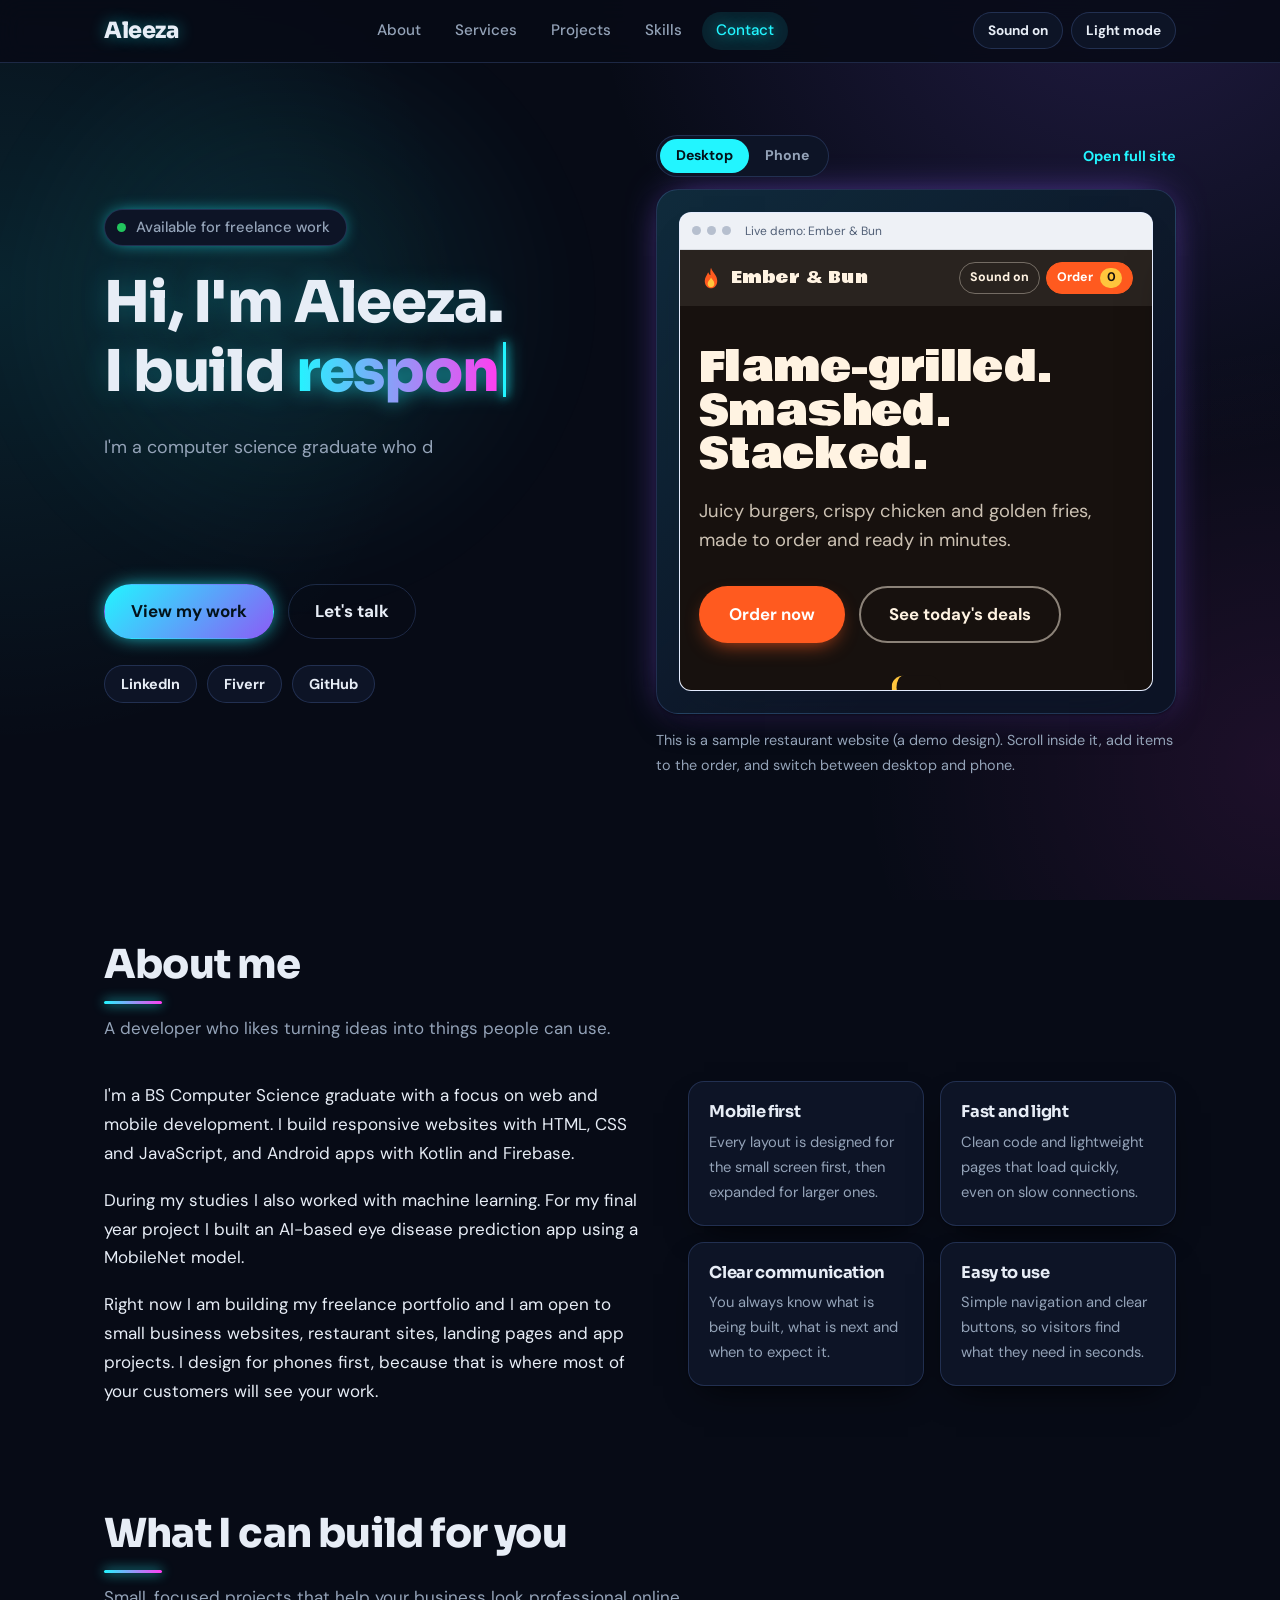
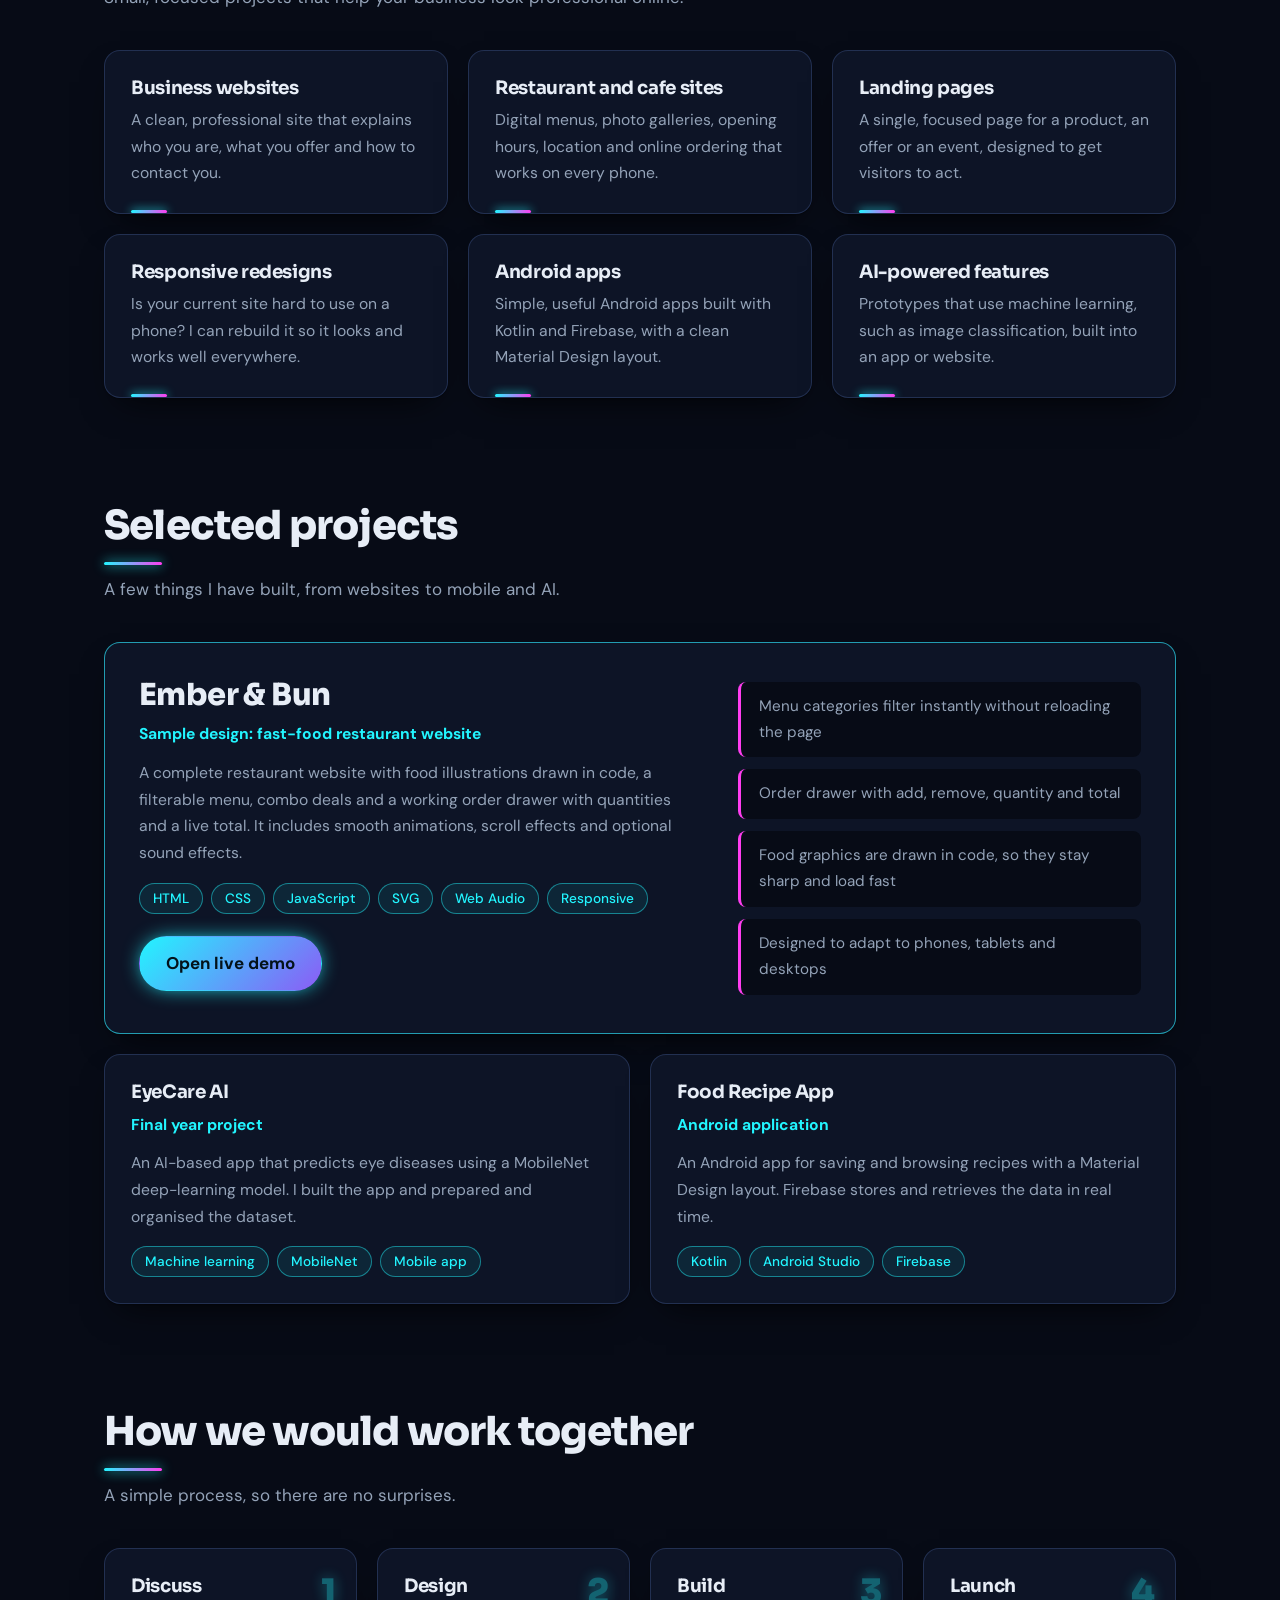
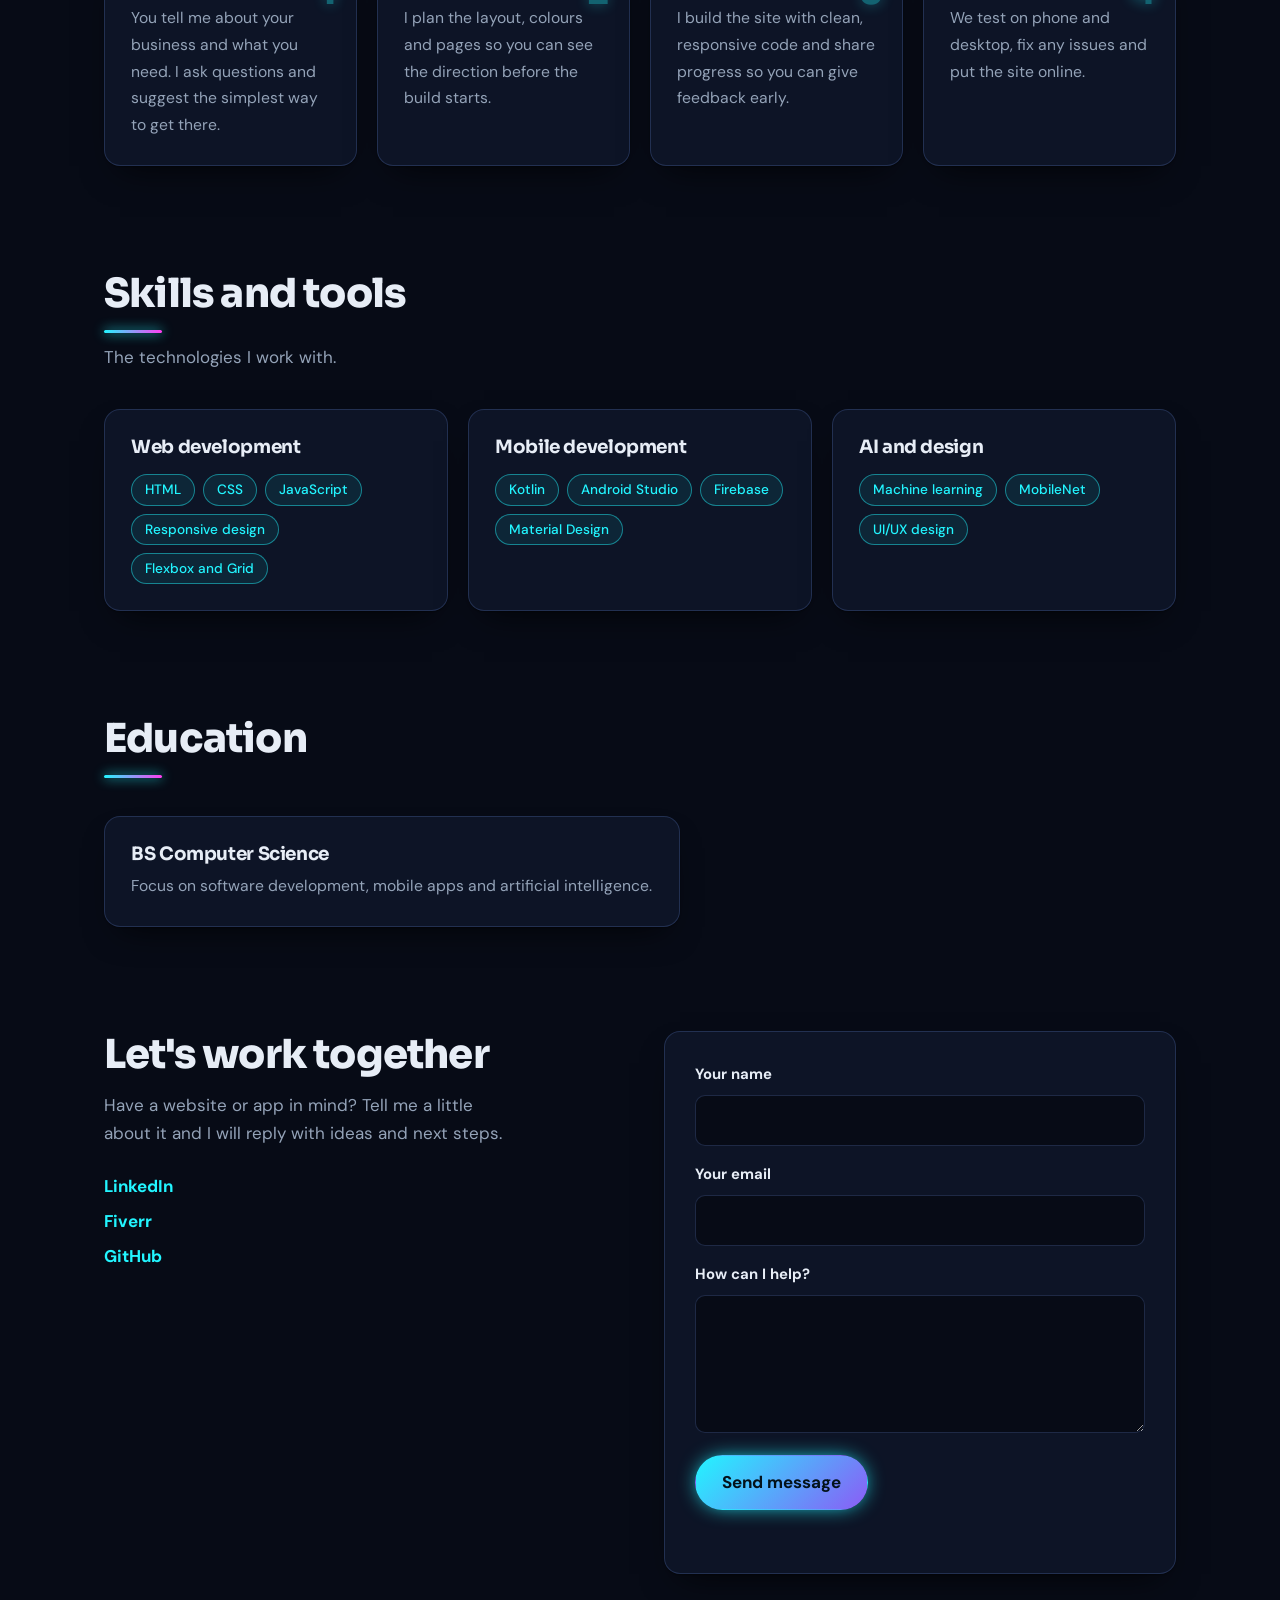
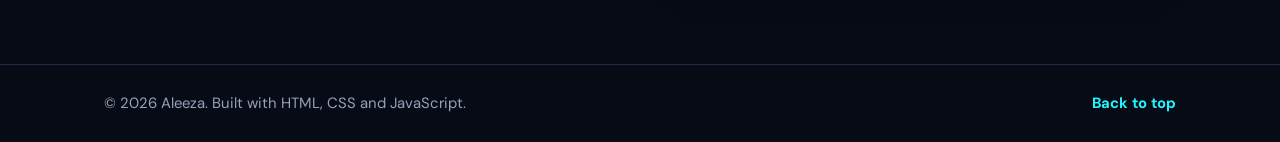
<file: index.html>
<!DOCTYPE html>
<html lang="en">
<head>
  <meta charset="UTF-8">
  <meta name="viewport" content="width=device-width, initial-scale=1.0">
  <title>Aleeza | Web &amp; Mobile Developer</title>
  <meta name="description" content="Aleeza is a computer science graduate who builds responsive websites, Android apps and AI-powered projects. Available for freelance work.">

  <link rel="preconnect" href="https://fonts.googleapis.com">
  <link rel="preconnect" href="https://fonts.gstatic.com" crossorigin>
  <link href="https://fonts.googleapis.com/css2?family=DM+Sans:wght@400;500;700&family=Sora:wght@600;700;800&display=swap" rel="stylesheet">
  <link rel="stylesheet" href="style.css">
</head>
<body>
  <div class="progress" id="progress" aria-hidden="true"></div>

  <header class="site-header">
    <div class="wrap header-inner">
      <a class="brand" href="#top">Aleeza</a>
      <nav aria-label="Main" id="mainNav">
        <a href="#about">About</a>
        <a href="#services">Services</a>
        <a href="#projects">Projects</a>
        <a href="#skills">Skills</a>
        <a href="#contact">Contact</a>
      </nav>
      <div class="header-tools">
        <button id="soundBtn" class="tool-btn" type="button" aria-pressed="true">Sound on</button>
        <button id="themeBtn" class="tool-btn" type="button" data-sound="none">Dark mode</button>
      </div>
    </div>
  </header>

  <main id="top">

    <!-- HERO -->
    <section class="hero wrap">
      <div class="hero-text">
        <p class="status"><span class="pulse" aria-hidden="true"></span>Available for freelance work</p>
        <h1 aria-label="Hi, I'm Aleeza. I build websites, apps and AI projects."><span class="write" id="line1">Hi, I'm Aleeza.</span><br><span class="write" id="line2">I build </span><span class="typed" id="typed" aria-hidden="true"></span><span class="caret" aria-hidden="true"></span></h1>
        <p class="lead write" id="lead">
          I'm a computer science graduate who designs and develops responsive websites,
          Android apps and AI-powered projects. I care about clean design, fast pages and
          products that are easy to use.
        </p>
        <div class="hero-actions">
          <a class="btn btn-primary" href="#projects">View my work</a>
          <a class="btn btn-ghost" href="#contact">Let's talk</a>
        </div>
        <ul class="socials" aria-label="My profiles">
          <li><a class="social" data-link="linkedin" href="#" target="_blank" rel="noopener noreferrer">LinkedIn</a></li>
          <li><a class="social" data-link="fiverr" href="#" target="_blank" rel="noopener noreferrer">Fiverr</a></li>
          <li><a class="social" data-link="upwork" href="#" target="_blank" rel="noopener noreferrer">Upwork</a></li>
          <li><a class="social" data-link="github" href="#" target="_blank" rel="noopener noreferrer">GitHub</a></li>
        </ul>
      </div>

      <div class="hero-demo">
        <div class="demo-top">
          <div class="demo-controls" role="group" aria-label="Preview size">
            <button type="button" class="seg" data-sound="none" data-size="desktop" aria-pressed="true">Desktop</button>
            <button type="button" class="seg" data-sound="none" data-size="phone" aria-pressed="false">Phone</button>
          </div>
          <a class="demo-open" href="ember-and-bun/index.html" target="_blank" rel="noopener">Open full site</a>
        </div>

        <div class="stage">
          <div class="frame" id="frame" data-size="desktop">
            <div class="frame-bar" aria-hidden="true">
              <span class="dot"></span><span class="dot"></span><span class="dot"></span>
              <span class="url">Live demo: Ember &amp; Bun</span>
            </div>
            <iframe src="ember-and-bun/index.html" title="Ember and Bun restaurant website demo" loading="lazy"></iframe>
          </div>
        </div>
        <p class="demo-caption">
          This is a sample restaurant website (a demo design). Scroll inside it,
          add items to the order, and switch between desktop and phone.
        </p>
      </div>
    </section>

    <!-- ABOUT -->
    <section id="about" class="block wrap">
      <div class="block-head reveal">
        <h2>About me</h2>
        <p>A developer who likes turning ideas into things people can use.</p>
      </div>

      <div class="about-grid">
        <div class="about-text reveal">
          <p>
            I'm a BS Computer Science graduate with a focus on web and mobile development.
            I build responsive websites with HTML, CSS and JavaScript, and Android apps with
            Kotlin and Firebase.
          </p>
          <p>
            During my studies I also worked with machine learning. For my final year project
            I built an AI-based eye disease prediction app using a MobileNet model.
          </p>
          <p>
            Right now I am building my freelance portfolio and I am open to small business
            websites, restaurant sites, landing pages and app projects. I design for phones
            first, because that is where most of your customers will see your work.
          </p>
        </div>

        <ul class="principles reveal">
          <li class="card">
            <h3>Mobile first</h3>
            <p>Every layout is designed for the small screen first, then expanded for larger ones.</p>
          </li>
          <li class="card">
            <h3>Fast and light</h3>
            <p>Clean code and lightweight pages that load quickly, even on slow connections.</p>
          </li>
          <li class="card">
            <h3>Clear communication</h3>
            <p>You always know what is being built, what is next and when to expect it.</p>
          </li>
          <li class="card">
            <h3>Easy to use</h3>
            <p>Simple navigation and clear buttons, so visitors find what they need in seconds.</p>
          </li>
        </ul>
      </div>
    </section>

    <!-- SERVICES -->
    <section id="services" class="block wrap">
      <div class="block-head reveal">
        <h2>What I can build for you</h2>
        <p>Small, focused projects that help your business look professional online.</p>
      </div>

      <div class="grid-3">
        <article class="card service reveal">
          <h3>Business websites</h3>
          <p>A clean, professional site that explains who you are, what you offer and how to contact you.</p>
        </article>
        <article class="card service reveal">
          <h3>Restaurant and cafe sites</h3>
          <p>Digital menus, photo galleries, opening hours, location and online ordering that works on every phone.</p>
        </article>
        <article class="card service reveal">
          <h3>Landing pages</h3>
          <p>A single, focused page for a product, an offer or an event, designed to get visitors to act.</p>
        </article>
        <article class="card service reveal">
          <h3>Responsive redesigns</h3>
          <p>Is your current site hard to use on a phone? I can rebuild it so it looks and works well everywhere.</p>
        </article>
        <article class="card service reveal">
          <h3>Android apps</h3>
          <p>Simple, useful Android apps built with Kotlin and Firebase, with a clean Material Design layout.</p>
        </article>
        <article class="card service reveal">
          <h3>AI-powered features</h3>
          <p>Prototypes that use machine learning, such as image classification, built into an app or website.</p>
        </article>
      </div>
    </section>

    <!-- PROJECTS -->
    <section id="projects" class="block wrap">
      <div class="block-head reveal">
        <h2>Selected projects</h2>
        <p>A few things I have built, from websites to mobile and AI.</p>
      </div>

      <div class="projects">
        <article class="card project project-featured reveal">
          <div class="project-body">
            <h3>Ember &amp; Bun</h3>
            <p class="project-sub">Sample design: fast-food restaurant website</p>
            <p>
              A complete restaurant website with food illustrations drawn in code, a filterable
              menu, combo deals and a working order drawer with quantities and a live total.
              It includes smooth animations, scroll effects and optional sound effects.
            </p>
            <ul class="tags">
              <li>HTML</li><li>CSS</li><li>JavaScript</li><li>SVG</li><li>Web Audio</li><li>Responsive</li>
            </ul>
            <a class="btn btn-primary" href="ember-and-bun/index.html" target="_blank" rel="noopener">Open live demo</a>
          </div>
          <ul class="project-points">
            <li>Menu categories filter instantly without reloading the page</li>
            <li>Order drawer with add, remove, quantity and total</li>
            <li>Food graphics are drawn in code, so they stay sharp and load fast</li>
            <li>Designed to adapt to phones, tablets and desktops</li>
          </ul>
        </article>

        <article class="card project reveal">
          <h3>EyeCare AI</h3>
          <p class="project-sub">Final year project</p>
          <p>
            An AI-based app that predicts eye diseases using a MobileNet deep-learning model.
            I built the app and prepared and organised the dataset.
          </p>
          <ul class="tags">
            <li>Machine learning</li><li>MobileNet</li><li>Mobile app</li>
          </ul>
        </article>

        <article class="card project reveal">
          <h3>Food Recipe App</h3>
          <p class="project-sub">Android application</p>
          <p>
            An Android app for saving and browsing recipes with a Material Design layout.
            Firebase stores and retrieves the data in real time.
          </p>
          <ul class="tags">
            <li>Kotlin</li><li>Android Studio</li><li>Firebase</li>
          </ul>
        </article>
      </div>
    </section>

    <!-- PROCESS -->
    <section id="process" class="block wrap">
      <div class="block-head reveal">
        <h2>How we would work together</h2>
        <p>A simple process, so there are no surprises.</p>
      </div>

      <ol class="steps">
        <li class="card reveal">
          <h3>Discuss</h3>
          <p>You tell me about your business and what you need. I ask questions and suggest the simplest way to get there.</p>
        </li>
        <li class="card reveal">
          <h3>Design</h3>
          <p>I plan the layout, colours and pages so you can see the direction before the build starts.</p>
        </li>
        <li class="card reveal">
          <h3>Build</h3>
          <p>I build the site with clean, responsive code and share progress so you can give feedback early.</p>
        </li>
        <li class="card reveal">
          <h3>Launch</h3>
          <p>We test on phone and desktop, fix any issues and put the site online.</p>
        </li>
      </ol>
    </section>

    <!-- SKILLS -->
    <section id="skills" class="block wrap">
      <div class="block-head reveal">
        <h2>Skills and tools</h2>
        <p>The technologies I work with.</p>
      </div>

      <div class="skill-groups">
        <div class="card reveal">
          <h3>Web development</h3>
          <ul class="chips">
            <li>HTML</li><li>CSS</li><li>JavaScript</li><li>Responsive design</li><li>Flexbox and Grid</li>
          </ul>
        </div>
        <div class="card reveal">
          <h3>Mobile development</h3>
          <ul class="chips">
            <li>Kotlin</li><li>Android Studio</li><li>Firebase</li><li>Material Design</li>
          </ul>
        </div>
        <div class="card reveal">
          <h3>AI and design</h3>
          <ul class="chips">
            <li>Machine learning</li><li>MobileNet</li><li>UI/UX design</li>
          </ul>
        </div>
      </div>
    </section>

    <!-- EDUCATION -->
    <section id="education" class="block wrap">
      <div class="block-head reveal">
        <h2>Education</h2>
      </div>
      <div class="card education reveal">
        <h3>BS Computer Science</h3>
        <!-- Optional: add your university name here if you want it public -->
        <p>Focus on software development, mobile apps and artificial intelligence.</p>
      </div>
    </section>

    <!-- CONTACT -->
    <section id="contact" class="block wrap">
      <div class="contact-grid">
        <div class="reveal">
          <h2>Let's work together</h2>
          <p class="contact-copy">
            Have a website or app in mind? Tell me a little about it and I will reply
            with ideas and next steps.
          </p>
          <!-- Your email and profile links are set in one place: the LINKS list at the top of script.js -->
          <ul class="contact-links">
            <li><a data-link="email" href="#">Email me</a></li>
            <li><a data-link="linkedin" href="#" target="_blank" rel="noopener noreferrer">LinkedIn</a></li>
            <li><a data-link="fiverr" href="#" target="_blank" rel="noopener noreferrer">Fiverr</a></li>
            <li><a data-link="upwork" href="#" target="_blank" rel="noopener noreferrer">Upwork</a></li>
            <li><a data-link="github" href="#" target="_blank" rel="noopener noreferrer">GitHub</a></li>
          </ul>
        </div>

        <form id="contactForm" class="card reveal" novalidate>
          <label for="name">Your name</label>
          <input type="text" id="name" autocomplete="name">

          <label for="email">Your email</label>
          <input type="email" id="email" autocomplete="email">

          <label for="message">How can I help?</label>
          <textarea id="message" rows="4"></textarea>

          <button type="submit" class="btn btn-primary" data-sound="none">Send message</button>
          <p id="formMsg" role="status" aria-live="polite"></p>
        </form>
      </div>
    </section>

  </main>

  <footer class="site-footer">
    <div class="wrap footer-inner">
      <span>&copy; 2026 Aleeza. Built with HTML, CSS and JavaScript.</span>
      <a href="#top">Back to top</a>
    </div>
  </footer>

  <script src="sound.js"></script>
  <script src="script.js"></script>
</body>
</html>
</file>
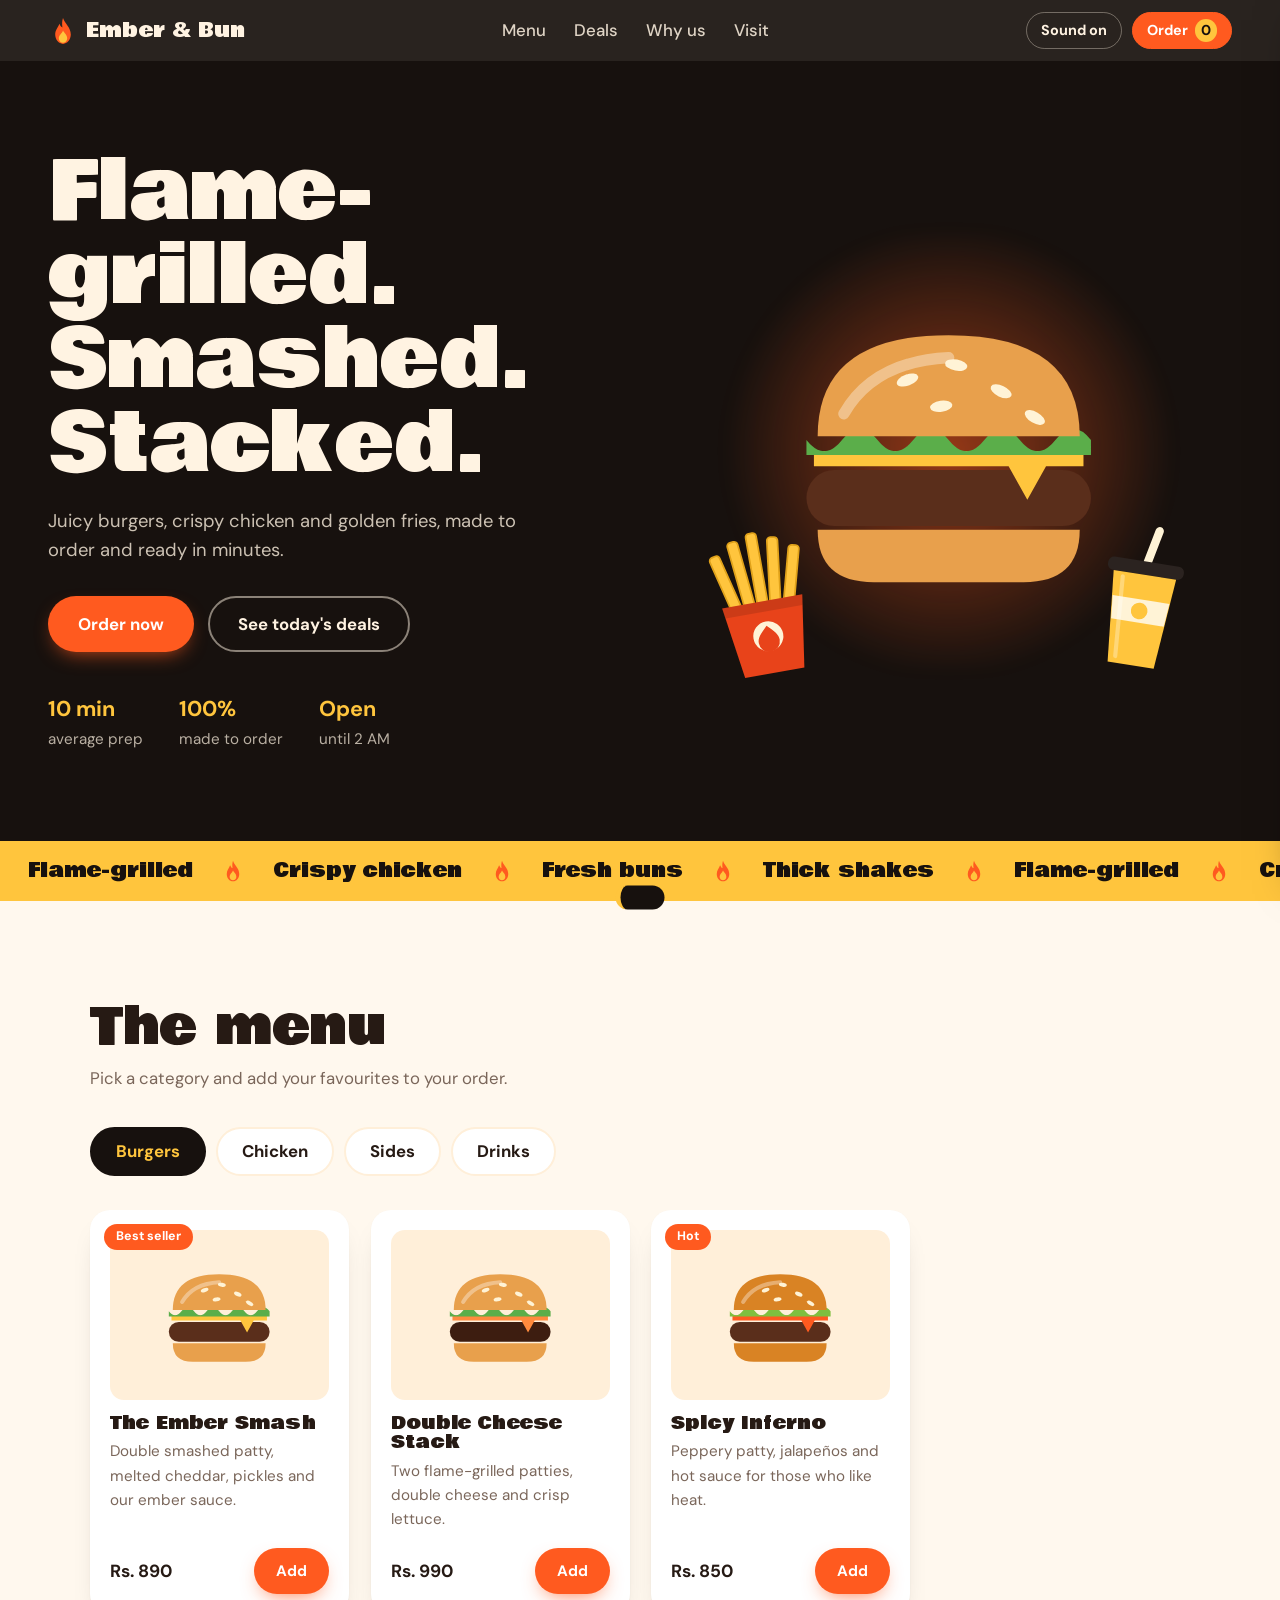
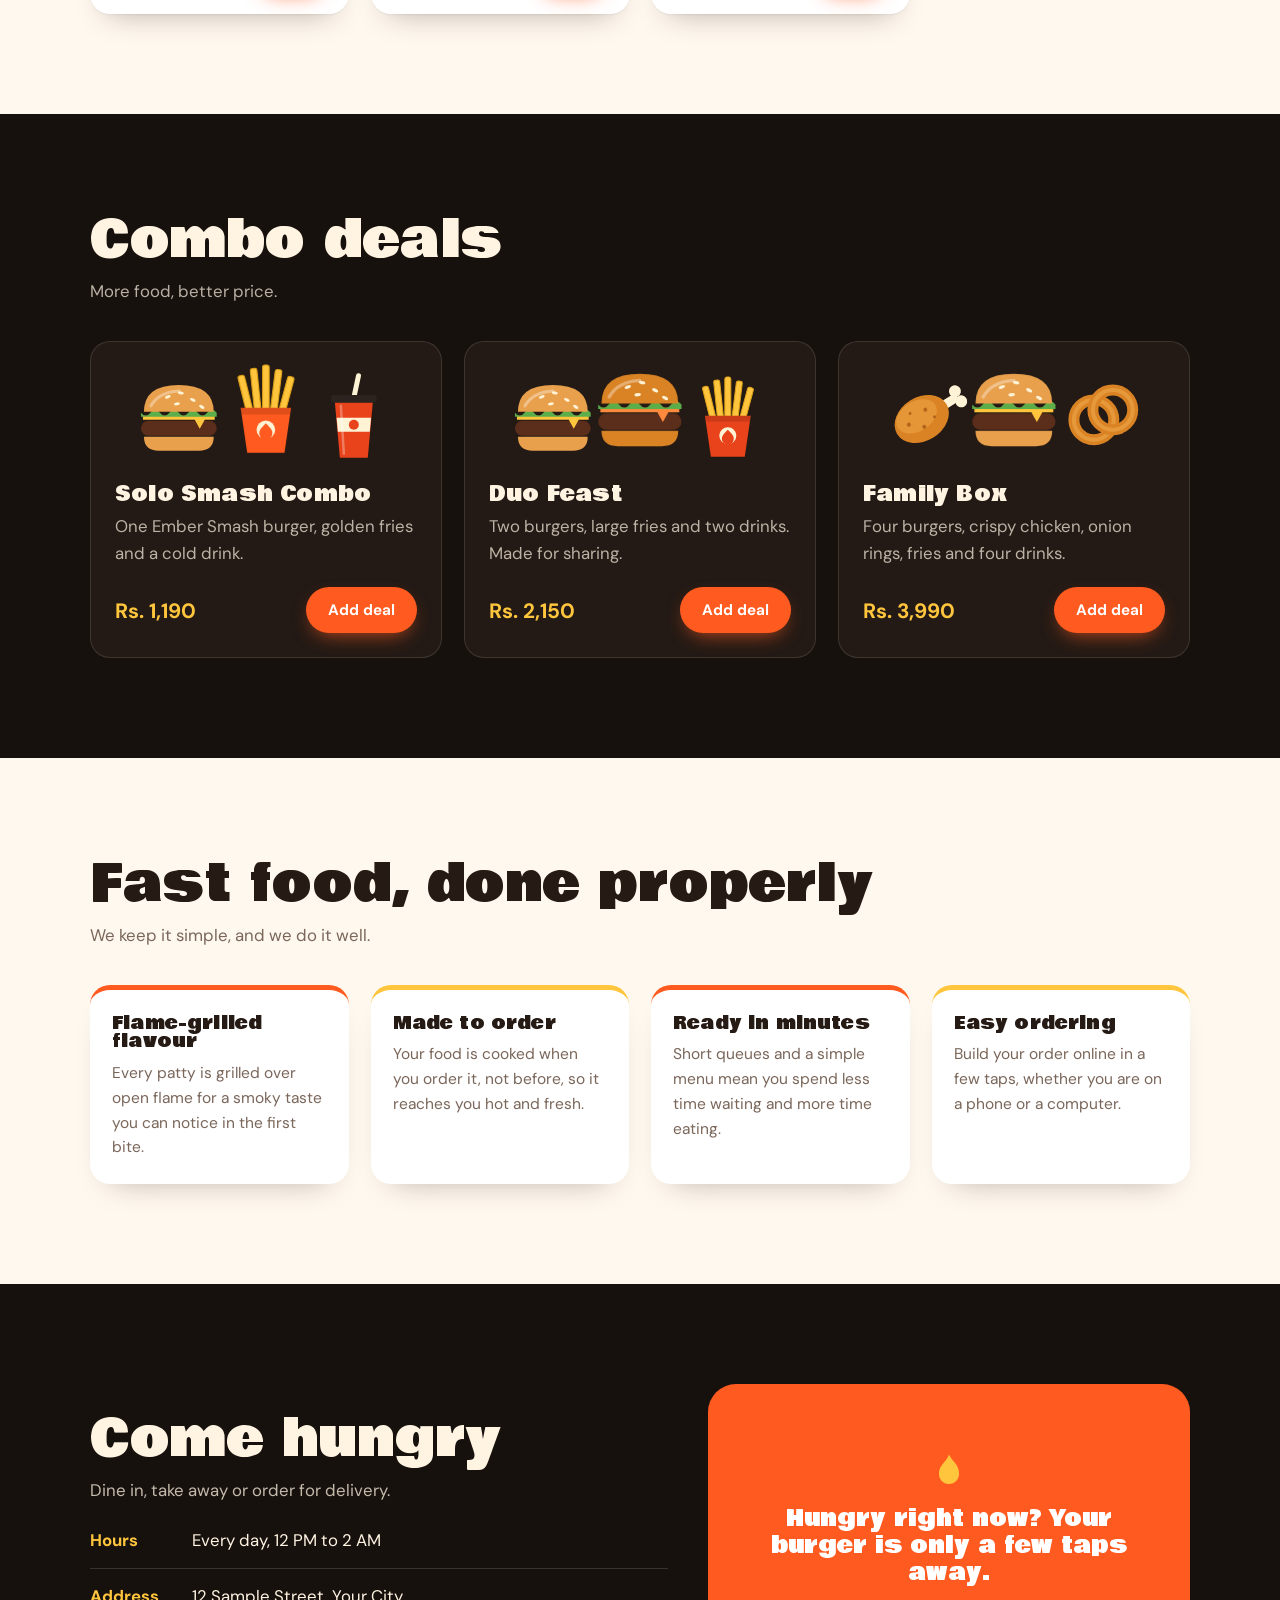
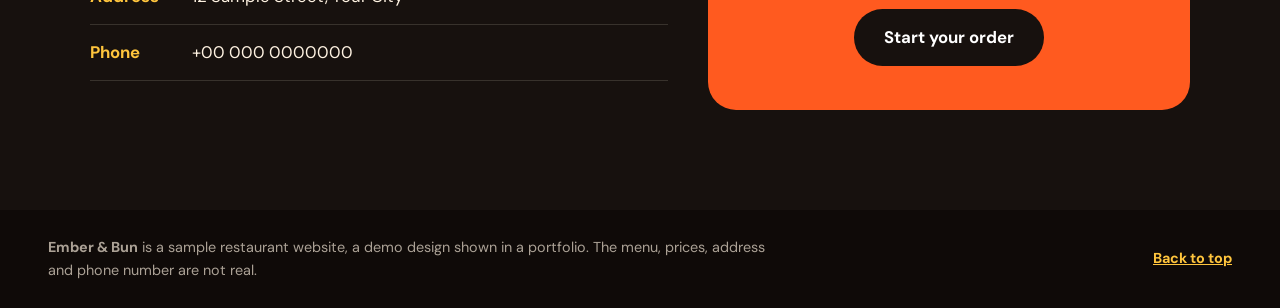
<file: ember-and-bun/index.html>
<!DOCTYPE html>
<html lang="en">
<head>
  <meta charset="UTF-8">
  <meta name="viewport" content="width=device-width, initial-scale=1.0">
  <title>Ember &amp; Bun | Flame-grilled burgers, fast</title>
  <meta name="description" content="Ember & Bun is a sample fast-food restaurant website: flame-grilled burgers, crispy chicken, fries and shakes.">

  <link rel="preconnect" href="https://fonts.googleapis.com">
  <link rel="preconnect" href="https://fonts.gstatic.com" crossorigin>
  <link href="https://fonts.googleapis.com/css2?family=Bowlby+One&family=DM+Sans:wght@400;500;700&display=swap" rel="stylesheet">
  <link rel="stylesheet" href="style.css">
</head>
<body>

  <!-- Food illustrations. They are drawn once here and reused everywhere with <use>.
       Colors come from CSS variables, so one drawing can have many versions. -->
  <svg width="0" height="0" style="position:absolute" aria-hidden="true" focusable="false">
    <defs>
      <symbol id="burger" viewBox="0 0 200 200">
        <path d="M30 142H170Q170 170 140 170H60Q30 170 30 142Z" fill="var(--bun,#E8A04C)"/>
        <rect x="24" y="110" width="152" height="30" rx="15" fill="var(--patty,#5A2E1B)"/>
        <path d="M28 100H172V108H152L142 126L132 108H28Z" fill="var(--cheese,#FFC53D)"/>
        <path d="M24 94q9.500 12 19 0t19 0 19 0 19 0 19 0 19 0 19 0 19 0v8H24Z" fill="var(--leaf,#5BAE4A)"/>
        <path d="M30 92Q30 38 100 38Q170 38 170 92Z" fill="var(--bun,#E8A04C)"/>
        <path d="M44 80Q60 52 100 50" stroke="#fff" stroke-opacity=".35" stroke-width="6" stroke-linecap="round" fill="none"/>
        <g fill="#FFF3D6">
          <ellipse cx="78" cy="62" rx="6" ry="3" transform="rotate(-20 78 62)"/>
          <ellipse cx="104" cy="54" rx="6" ry="3" transform="rotate(10 104 54)"/>
          <ellipse cx="128" cy="68" rx="6" ry="3" transform="rotate(25 128 68)"/>
          <ellipse cx="96" cy="76" rx="6" ry="3" transform="rotate(-8 96 76)"/>
          <ellipse cx="146" cy="82" rx="6" ry="3" transform="rotate(30 146 82)"/>
        </g>
      </symbol>

      <symbol id="fries" viewBox="0 0 200 200">
        <g fill="var(--fry,#FFC53D)" stroke="#E0A21A" stroke-width="2">
          <rect x="58" y="40" width="12" height="80" rx="4" transform="rotate(-14 64 80)"/>
          <rect x="76" y="28" width="12" height="90" rx="4" transform="rotate(-6 82 73)"/>
          <rect x="94" y="22" width="12" height="96" rx="4"/>
          <rect x="112" y="30" width="12" height="90" rx="4" transform="rotate(7 118 75)"/>
          <rect x="130" y="42" width="12" height="80" rx="4" transform="rotate(15 136 82)"/>
        </g>
        <path d="M54 100L66 182H134L146 100Z" fill="var(--box,#E8431A)"/>
        <path d="M54 100H146L144 112H56Z" fill="#000" fill-opacity=".12"/>
        <circle cx="100" cy="140" r="17" fill="#FFF3D6"/>
        <path d="M100 128c8 8 12 12 12 18a12 12 0 0 1-24 0c0-6 4-10 12-18Z" fill="var(--box,#E8431A)"/>
      </symbol>

      <symbol id="cup" viewBox="0 0 200 200">
        <rect x="100" y="14" width="10" height="52" rx="5" transform="rotate(12 105 40)" fill="#FFF3D6"/>
        <rect x="54" y="58" width="92" height="16" rx="7" fill="var(--lid,#2B2320)"/>
        <path d="M62 74L72 184H128L138 74Z" fill="var(--drink,#E8431A)"/>
        <path d="M65.500 104L68 132H132L134.500 104Z" fill="#FFF3D6"/>
        <circle cx="100" cy="118" r="10" fill="var(--drink,#E8431A)"/>
        <path d="M74 80L80 176" stroke="#fff" stroke-opacity=".3" stroke-width="5" stroke-linecap="round"/>
      </symbol>

      <symbol id="shake" viewBox="0 0 200 200">
        <rect x="102" y="10" width="9" height="62" rx="4.500" transform="rotate(10 106 40)" fill="#FFF3D6"/>
        <path d="M60 78L72 184H128L140 78Z" fill="var(--shake,#6B3A22)" />
        <path d="M60 78H140L138 96H62Z" fill="#fff" fill-opacity=".18"/>
        <g fill="#FFF8EA">
          <circle cx="76" cy="70" r="16"/><circle cx="100" cy="62" r="20"/><circle cx="124" cy="70" r="16"/>
        </g>
        <circle cx="100" cy="38" r="9" fill="#D7263D"/>
        <path d="M72 100L78 172" stroke="#fff" stroke-opacity=".3" stroke-width="5" stroke-linecap="round"/>
      </symbol>

      <symbol id="chicken" viewBox="0 0 200 200">
        <g transform="rotate(-32 100 100)">
          <rect x="124" y="91" width="48" height="18" rx="9" fill="#FFF3D6"/>
          <circle cx="174" cy="88" r="12" fill="#FFF3D6"/>
          <circle cx="174" cy="112" r="12" fill="#FFF3D6"/>
          <ellipse cx="88" cy="100" rx="58" ry="44" fill="var(--crisp,#D98324)"/>
          <ellipse cx="82" cy="90" rx="44" ry="30" fill="#F0A84A" fill-opacity=".55"/>
          <g fill="#B2641A">
            <circle cx="60" cy="96" r="4"/><circle cx="84" cy="116" r="4"/>
            <circle cx="104" cy="88" r="4"/><circle cx="74" cy="78" r="3"/>
            <circle cx="112" cy="110" r="3"/>
          </g>
        </g>
      </symbol>

      <symbol id="rings" viewBox="0 0 200 200">
        <circle cx="84" cy="108" r="40" fill="none" stroke="var(--ring,#D98324)" stroke-width="22"/>
        <circle cx="84" cy="108" r="40" fill="none" stroke="#F0A84A" stroke-opacity=".6" stroke-width="8"/>
        <circle cx="122" cy="88" r="40" fill="none" stroke="var(--ring,#D98324)" stroke-width="22"/>
        <circle cx="122" cy="88" r="40" fill="none" stroke="#F0A84A" stroke-opacity=".6" stroke-width="8"/>
      </symbol>

      <symbol id="flame" viewBox="0 0 200 200">
        <path d="M100 14C112 52 152 76 152 124C152 158 128 186 100 186C72 186 48 158 48 124C48 94 66 78 76 52C84 70 90 74 96 76C94 56 92 38 100 14Z" fill="#FF5A1F"/>
        <path d="M100 96C108 114 128 124 128 148C128 166 116 178 100 178C84 178 72 166 72 148C72 126 92 118 100 96Z" fill="#FFC53D"/>
      </symbol>
    </defs>
  </svg>

  <header class="nav" id="top">
    <a class="logo" href="#top" aria-label="Ember and Bun home">
      <svg class="logo-flame" aria-hidden="true"><use href="#flame"/></svg>
      <span>Ember &amp; Bun</span>
    </a>
    <nav class="nav-links" aria-label="Main">
      <a href="#menu">Menu</a>
      <a href="#deals">Deals</a>
      <a href="#why">Why us</a>
      <a href="#visit">Visit</a>
    </nav>
    <div class="nav-actions">
      <button class="icon-btn" id="soundBtn" type="button" data-sound="none" aria-pressed="true">Sound on</button>
      <button class="icon-btn cart-btn" id="cartBtn" type="button" data-sound="none" aria-label="Open your order">
        Order <span class="count" id="cartCount">0</span>
      </button>
    </div>
  </header>

  <main>

    <!-- HERO -->
    <section class="hero">
      <div class="hero-copy">
        <h1>Flame-grilled. Smashed. Stacked.</h1>
        <p>Juicy burgers, crispy chicken and golden fries, made to order and ready in minutes.</p>
        <div class="hero-cta">
          <a class="btn btn-fire" href="#menu">Order now</a>
          <a class="btn btn-line" href="#deals">See today's deals</a>
        </div>
        <ul class="hero-facts">
          <li><strong>10 min</strong> average prep</li>
          <li><strong>100%</strong> made to order</li>
          <li><strong>Open</strong> until 2 AM</li>
        </ul>
      </div>

      <div class="hero-art" aria-hidden="true">
        <div class="glow"></div>
        <svg class="art art-burger" id="heroBurger"><use href="#burger"/></svg>
        <svg class="art art-fries"><use href="#fries"/></svg>
        <svg class="art art-cup"><use href="#cup"/></svg>
        <span class="spark s1"></span><span class="spark s2"></span><span class="spark s3"></span>
        <span class="spark s4"></span><span class="spark s5"></span>
      </div>
    </section>

    <!-- SCROLLING STRIP -->
    <div class="strip" aria-hidden="true">
      <div class="strip-track">
        <span>Flame-grilled</span><svg><use href="#flame"/></svg>
        <span>Crispy chicken</span><svg><use href="#flame"/></svg>
        <span>Fresh buns</span><svg><use href="#flame"/></svg>
        <span>Thick shakes</span><svg><use href="#flame"/></svg>
        <span>Flame-grilled</span><svg><use href="#flame"/></svg>
        <span>Crispy chicken</span><svg><use href="#flame"/></svg>
        <span>Fresh buns</span><svg><use href="#flame"/></svg>
        <span>Thick shakes</span><svg><use href="#flame"/></svg>
      </div>
    </div>

    <!-- MENU -->
    <section class="section" id="menu">
      <div class="section-head reveal">
        <h2>The menu</h2>
        <p>Pick a category and add your favourites to your order.</p>
      </div>

      <div class="tabs reveal" role="tablist" aria-label="Menu categories" id="tabs">
        <button class="tab is-active" role="tab" aria-selected="true" data-cat="burgers" data-sound="none">Burgers</button>
        <button class="tab" role="tab" aria-selected="false" data-cat="chicken" data-sound="none">Chicken</button>
        <button class="tab" role="tab" aria-selected="false" data-cat="sides" data-sound="none">Sides</button>
        <button class="tab" role="tab" aria-selected="false" data-cat="drinks" data-sound="none">Drinks</button>
      </div>

      <div class="menu-grid" id="menuGrid"></div>
    </section>

    <!-- DEALS -->
    <section class="section section-dark" id="deals">
      <div class="section-head reveal">
        <h2>Combo deals</h2>
        <p>More food, better price.</p>
      </div>

      <div class="deals">
        <article class="deal reveal">
          <div class="deal-art">
            <svg><use href="#burger"/></svg>
            <svg><use href="#fries" style="--box:#FF5A1F"/></svg>
            <svg><use href="#cup"/></svg>
          </div>
          <h3>Solo Smash Combo</h3>
          <p>One Ember Smash burger, golden fries and a cold drink.</p>
          <div class="deal-foot">
            <span class="price">Rs. 1,190</span>
            <button class="btn btn-fire btn-sm" data-deal="solo" data-sound="none">Add deal</button>
          </div>
        </article>

        <article class="deal reveal">
          <div class="deal-art">
            <svg><use href="#burger"/></svg>
            <svg><use href="#burger" style="--bun:#D98324; --cheese:#FF8A3D"/></svg>
            <svg><use href="#fries"/></svg>
          </div>
          <h3>Duo Feast</h3>
          <p>Two burgers, large fries and two drinks. Made for sharing.</p>
          <div class="deal-foot">
            <span class="price">Rs. 2,150</span>
            <button class="btn btn-fire btn-sm" data-deal="duo" data-sound="none">Add deal</button>
          </div>
        </article>

        <article class="deal reveal">
          <div class="deal-art">
            <svg><use href="#chicken"/></svg>
            <svg><use href="#burger"/></svg>
            <svg><use href="#rings"/></svg>
          </div>
          <h3>Family Box</h3>
          <p>Four burgers, crispy chicken, onion rings, fries and four drinks.</p>
          <div class="deal-foot">
            <span class="price">Rs. 3,990</span>
            <button class="btn btn-fire btn-sm" data-deal="family" data-sound="none">Add deal</button>
          </div>
        </article>
      </div>
    </section>

    <!-- WHY -->
    <section class="section" id="why">
      <div class="section-head reveal">
        <h2>Fast food, done properly</h2>
        <p>We keep it simple, and we do it well.</p>
      </div>

      <div class="why-grid">
        <div class="why reveal">
          <h3>Flame-grilled flavour</h3>
          <p>Every patty is grilled over open flame for a smoky taste you can notice in the first bite.</p>
        </div>
        <div class="why reveal">
          <h3>Made to order</h3>
          <p>Your food is cooked when you order it, not before, so it reaches you hot and fresh.</p>
        </div>
        <div class="why reveal">
          <h3>Ready in minutes</h3>
          <p>Short queues and a simple menu mean you spend less time waiting and more time eating.</p>
        </div>
        <div class="why reveal">
          <h3>Easy ordering</h3>
          <p>Build your order online in a few taps, whether you are on a phone or a computer.</p>
        </div>
      </div>
    </section>

    <!-- VISIT -->
    <section class="section section-dark" id="visit">
      <div class="visit">
        <div class="reveal">
          <h2>Come hungry</h2>
          <p class="visit-lead">Dine in, take away or order for delivery.</p>
          <ul class="visit-list">
            <li><strong>Hours</strong><span>Every day, 12 PM to 2 AM</span></li>
            <li><strong>Address</strong><span>12 Sample Street, Your City</span></li>
            <li><strong>Phone</strong><span>+00 000 0000000</span></li>
          </ul>
        </div>
        <div class="visit-card reveal">
          <svg aria-hidden="true"><use href="#flame"/></svg>
          <p>Hungry right now? Your burger is only a few taps away.</p>
          <a class="btn btn-fire" href="#menu">Start your order</a>
        </div>
      </div>
    </section>

  </main>

  <footer class="footer">
    <p><strong>Ember &amp; Bun</strong> is a sample restaurant website, a demo design shown in a portfolio.
       The menu, prices, address and phone number are not real.</p>
    <a href="#top">Back to top</a>
  </footer>

  <!-- ORDER DRAWER -->
  <div class="overlay" id="overlay" hidden></div>
  <aside class="drawer" id="drawer" aria-label="Your order" aria-hidden="true">
    <div class="drawer-head">
      <h2>Your order</h2>
      <button class="icon-btn" id="closeCart" type="button" data-sound="none">Close</button>
    </div>
    <ul class="cart-list" id="cartList"></ul>
    <p class="cart-empty" id="cartEmpty">Your order is empty. Add something tasty from the menu.</p>
    <div class="drawer-foot">
      <div class="total"><span>Total</span><strong id="cartTotal">Rs. 0</strong></div>
      <button class="btn btn-fire" id="checkoutBtn" type="button" data-sound="none">Place order</button>
      <button class="link-btn" id="clearCart" type="button" data-sound="none">Clear order</button>
    </div>
  </aside>

  <div class="toast" id="toast" role="status" aria-live="polite"></div>

  <script src="../sound.js"></script>
  <script src="script.js"></script>
</body>
</html>
</file>
<file: style.css>
/* ---------- Colors: change them here and the whole site updates ---------- */
:root {
  --bg: #f5f7fa;
  --surface: #ffffff;
  --ink: #0f172a;
  --muted: #526077;
  --line: rgba(15, 23, 42, 0.1);
  --brand: #0f766e;
  --brand-soft: rgba(15, 118, 110, 0.1);
  --on-brand: #ffffff;
  --gold: #c98a1b;
  --shadow: 0 1px 2px rgba(15, 23, 42, 0.05), 0 14px 32px -16px rgba(15, 23, 42, 0.22);
  --radius: 16px;
}

body.dark {
  --bg: #0a101d;
  --surface: #111a2b;
  --ink: #e7edf6;
  --muted: #94a3b8;
  --line: rgba(148, 163, 184, 0.18);
  --brand: #2dd4bf;
  --brand-soft: rgba(45, 212, 191, 0.12);
  --on-brand: #06201c;
  --gold: #f0b94d;
  --shadow: 0 1px 2px rgba(0, 0, 0, 0.3), 0 14px 32px -16px rgba(0, 0, 0, 0.6);
}

/* ---------- Base ---------- */
*, *::before, *::after { box-sizing: border-box; margin: 0; padding: 0; }

html { scroll-behavior: smooth; scroll-padding-top: 84px; }

body {
  font-family: "DM Sans", system-ui, -apple-system, "Segoe UI", Arial, sans-serif;
  font-size: 1.0625rem;
  line-height: 1.7;
  background: var(--bg);
  color: var(--ink);
  transition: background 0.35s, color 0.35s;
  overflow-x: hidden;
}

h1, h2, h3, .brand {
  font-family: "Sora", "DM Sans", system-ui, Arial, sans-serif;
  line-height: 1.2;
  letter-spacing: -0.02em;
}

ul, ol { list-style: none; }
a { color: inherit; }

:focus-visible { outline: 3px solid var(--brand); outline-offset: 3px; }

.wrap { max-width: 1120px; margin: 0 auto; padding: 0 24px; }

/* Scroll progress bar */
.progress {
  position: fixed;
  top: 0;
  left: 0;
  z-index: 30;
  width: 100%;
  height: 3px;
  background: var(--brand);
  transform: scaleX(0);
  transform-origin: left;
}

/* ---------- Header ---------- */
.site-header {
  position: sticky;
  top: 0;
  z-index: 20;
  background: color-mix(in srgb, var(--bg) 88%, transparent);
  backdrop-filter: blur(12px);
  border-bottom: 1px solid var(--line);
}

.header-inner {
  display: flex;
  align-items: center;
  justify-content: space-between;
  gap: 16px;
  padding-top: 12px;
  padding-bottom: 12px;
}

.brand { font-size: 1.4rem; font-weight: 800; text-decoration: none; }

#mainNav { display: flex; gap: 6px; }

#mainNav a {
  text-decoration: none;
  font-weight: 500;
  font-size: 0.95rem;
  color: var(--muted);
  padding: 6px 14px;
  border-radius: 999px;
  transition: background 0.2s, color 0.2s;
}
#mainNav a:hover { color: var(--ink); background: var(--brand-soft); }
#mainNav a.active { color: var(--brand); background: var(--brand-soft); }

.header-tools { display: flex; gap: 8px; }

.tool-btn {
  font: inherit;
  font-size: 0.85rem;
  font-weight: 700;
  color: var(--ink);
  background: var(--surface);
  border: 1px solid var(--line);
  border-radius: 999px;
  padding: 6px 14px;
  cursor: pointer;
  transition: border-color 0.2s, transform 0.15s;
}
.tool-btn:hover { border-color: var(--brand); transform: translateY(-1px); }

/* ---------- Buttons ---------- */
.btn {
  position: relative;
  overflow: hidden;
  display: inline-block;
  font: inherit;
  font-weight: 700;
  text-decoration: none;
  padding: 12px 26px;
  border-radius: 999px;
  border: 1.5px solid transparent;
  cursor: pointer;
  transition: transform 0.2s, box-shadow 0.2s, background 0.2s;
}
.btn:hover { transform: translateY(-3px); }
.btn:active { transform: translateY(0) scale(0.97); }

.btn-primary {
  background: var(--brand);
  color: var(--on-brand);
  box-shadow: 0 10px 22px -10px var(--brand);
}
.btn-primary:hover { box-shadow: 0 16px 28px -10px var(--brand); }

.btn-ghost { background: transparent; color: var(--ink); border-color: var(--line); }
.btn-ghost:hover { border-color: var(--brand); color: var(--brand); }

.ripple {
  position: absolute;
  border-radius: 50%;
  background: rgba(255, 255, 255, 0.4);
  transform: scale(0);
  animation: ripple 0.6s ease-out forwards;
  pointer-events: none;
}
@keyframes ripple { to { transform: scale(4); opacity: 0; } }

/* ---------- Cards (with a soft glow that follows the mouse) ---------- */
.card {
  position: relative;
  background: var(--surface);
  border: 1px solid var(--line);
  border-radius: var(--radius);
  padding: 26px;
  box-shadow: var(--shadow);
  overflow: hidden;
  transition: transform 0.3s, border-color 0.3s;
}

.card::before {
  content: "";
  position: absolute;
  inset: 0;
  background: radial-gradient(240px circle at var(--mx, 50%) var(--my, 0%), var(--brand-soft), transparent 70%);
  opacity: 0;
  transition: opacity 0.3s;
  pointer-events: none;
}

.card:hover { transform: translateY(-5px); border-color: color-mix(in srgb, var(--brand) 45%, var(--line)); }
.card:hover::before { opacity: 1; }
.card > * { position: relative; }

.card h3 { font-size: 1.15rem; margin-bottom: 8px; }
.card p { color: var(--muted); font-size: 0.98rem; }

/* ---------- Scroll reveal ---------- */
.js .reveal {
  opacity: 0;
  transform: translateY(28px);
  transition: opacity 0.7s ease, transform 0.7s cubic-bezier(0.2, 0.7, 0.2, 1);
}
.js .reveal.in { opacity: 1; transform: none; }

/* ---------- Hero ---------- */
.hero {
  position: relative;
  display: grid;
  grid-template-columns: 1fr 1.05fr;
  gap: 56px;
  align-items: center;
  padding-top: 72px;
  padding-bottom: 80px;
}

/* soft moving light behind the hero */
.hero::before {
  content: "";
  position: absolute;
  z-index: -1;
  top: -10%;
  left: -12%;
  width: 60%;
  height: 80%;
  background: radial-gradient(circle, var(--brand-soft), transparent 65%);
  filter: blur(30px);
}

.status {
  display: inline-flex;
  align-items: center;
  gap: 10px;
  font-size: 0.92rem;
  font-weight: 500;
  color: var(--muted);
  background: var(--surface);
  border: 1px solid var(--line);
  border-radius: 999px;
  padding: 5px 16px 5px 12px;
  margin-bottom: 22px;
}

.pulse {
  width: 9px;
  height: 9px;
  border-radius: 50%;
  background: #22c55e;
  box-shadow: 0 0 0 0 rgba(34, 197, 94, 0.6);
}

.hero h1 {
  font-size: clamp(2.2rem, 4.8vw, 3.6rem);
  font-weight: 800;
  min-height: 2.5em;
}

.typed { color: var(--brand); }

.caret {
  display: inline-block;
  width: 3px;
  height: 0.95em;
  margin-left: 4px;
  vertical-align: -0.1em;
  background: var(--brand);
}

.lead { margin-top: 20px; max-width: 34rem; color: var(--muted); font-size: 1.12rem; }

.hero-actions { display: flex; flex-wrap: wrap; gap: 14px; margin-top: 30px; }

@media (prefers-reduced-motion: no-preference) {
  .pulse { animation: pulse 2s infinite; }
  .caret { animation: blink 1s steps(1) infinite; }
  .hero-text > * { animation: rise 0.8s cubic-bezier(0.2, 0.7, 0.2, 1) both; }
  .hero-text > :nth-child(2) { animation-delay: 0.1s; }
  .hero-text > :nth-child(3) { animation-delay: 0.2s; }
  .hero-text > :nth-child(4) { animation-delay: 0.3s; }
  .hero-demo { animation: rise 0.9s 0.25s cubic-bezier(0.2, 0.7, 0.2, 1) both; }
}

@keyframes pulse { 70% { box-shadow: 0 0 0 9px rgba(34, 197, 94, 0); } 100% { box-shadow: 0 0 0 0 rgba(34, 197, 94, 0); } }
@keyframes blink { 50% { opacity: 0; } }
@keyframes rise  { from { opacity: 0; transform: translateY(24px); } to { opacity: 1; transform: none; } }

/* ---------- Hero demo ---------- */
.demo-top { display: flex; align-items: center; justify-content: space-between; gap: 12px; margin-bottom: 12px; }

.demo-controls {
  display: inline-flex;
  padding: 3px;
  background: var(--surface);
  border: 1px solid var(--line);
  border-radius: 999px;
}

.seg {
  font: inherit;
  font-size: 0.88rem;
  font-weight: 700;
  color: var(--muted);
  background: transparent;
  border: 0;
  border-radius: 999px;
  padding: 5px 16px;
  cursor: pointer;
  transition: background 0.2s, color 0.2s;
}
.seg[aria-pressed="true"] { background: var(--brand); color: var(--on-brand); }

.demo-open { font-size: 0.9rem; font-weight: 700; color: var(--brand); text-decoration: none; }
.demo-open:hover { text-decoration: underline; }

.stage {
  display: flex;
  justify-content: center;
  padding: 22px;
  background: linear-gradient(135deg, var(--brand-soft), transparent 70%), var(--surface);
  border: 1px solid var(--line);
  border-radius: 22px;
  box-shadow: var(--shadow);
}

.frame {
  width: 100%;
  background: #fff;
  border: 1px solid var(--line);
  border-radius: 12px;
  overflow: hidden;
  box-shadow: 0 20px 40px -24px rgba(15, 23, 42, 0.5);
  transition: width 0.55s cubic-bezier(0.3, 0.7, 0.2, 1);
}
.frame[data-size="phone"] { width: 320px; max-width: 100%; }

.frame-bar {
  display: flex;
  align-items: center;
  gap: 6px;
  padding: 8px 12px;
  background: #eef1f6;
  border-bottom: 1px solid rgba(15, 23, 42, 0.1);
}
.dot { width: 9px; height: 9px; border-radius: 50%; background: #b6bfce; }
.url { margin-left: 8px; font-size: 0.75rem; color: #526077; }

.frame iframe { display: block; width: 100%; height: 440px; border: 0; background: #fff; }

.demo-caption { margin-top: 14px; font-size: 0.9rem; color: var(--muted); }

/* ---------- Sections ---------- */
.block { padding-top: 84px; padding-bottom: 20px; }

.block-head { margin-bottom: 38px; max-width: 40rem; }
.block-head h2 { font-size: clamp(1.8rem, 3.6vw, 2.5rem); font-weight: 800; }
.block-head p { margin-top: 10px; color: var(--muted); }

/* About */
.about-grid { display: grid; grid-template-columns: 1.1fr 1fr; gap: 48px; align-items: start; }
.about-text p { max-width: 36rem; }
.about-text p + p { margin-top: 18px; }

.principles { display: grid; grid-template-columns: 1fr 1fr; gap: 16px; }
.principles .card { padding: 20px; }
.principles h3 { font-size: 1.02rem; }
.principles p { font-size: 0.92rem; }

/* Services */
.grid-3 { display: grid; grid-template-columns: repeat(3, 1fr); gap: 20px; }

.service::after {
  content: "";
  position: absolute;
  left: 26px;
  bottom: 0;
  width: 36px;
  height: 3px;
  border-radius: 3px;
  background: var(--brand);
  transition: width 0.35s;
}
.service:hover::after { width: calc(100% - 52px); }

/* Projects */
.projects { display: grid; grid-template-columns: 1fr 1fr; gap: 20px; }

.project-featured {
  grid-column: 1 / -1;
  display: grid;
  grid-template-columns: 1.4fr 1fr;
  gap: 36px;
  padding: 34px;
  align-items: center;
}
.project-featured h3 { font-size: 1.9rem; font-weight: 800; }
.project-featured .btn { margin-top: 22px; }

.project-sub { color: var(--brand) !important; font-weight: 700; margin-bottom: 12px; }

.project-points { display: grid; gap: 12px; }
.project-points li {
  padding: 12px 16px 12px 18px;
  background: var(--bg);
  border-left: 3px solid var(--brand);
  border-radius: 8px;
  font-size: 0.95rem;
  color: var(--muted);
}

.tags, .chips { display: flex; flex-wrap: wrap; gap: 8px; margin-top: 16px; }
.tags li, .chips li {
  font-size: 0.85rem;
  font-weight: 500;
  padding: 3px 13px;
  color: var(--brand);
  background: var(--brand-soft);
  border-radius: 999px;
  transition: transform 0.2s, background 0.2s, color 0.2s;
}
.chips li:hover { transform: translateY(-2px); background: var(--brand); color: var(--on-brand); }

/* Process */
.steps { display: grid; grid-template-columns: repeat(4, 1fr); gap: 20px; counter-reset: step; }
.steps .card::after {
  counter-increment: step;
  content: counter(step);
  position: absolute;
  top: 14px;
  right: 20px;
  font-family: "Sora", sans-serif;
  font-size: 2.2rem;
  font-weight: 800;
  color: var(--brand);
  opacity: 0.18;
}

/* Skills */
.skill-groups { display: grid; grid-template-columns: repeat(3, 1fr); gap: 20px; }

/* Education */
.education { max-width: 36rem; }

/* Contact */
.block:last-of-type { padding-bottom: 90px; }

.contact-grid { display: grid; grid-template-columns: 1fr 1fr; gap: 48px; align-items: start; }
.contact-grid h2 { font-size: clamp(1.8rem, 3.6vw, 2.5rem); font-weight: 800; }
.contact-copy { margin-top: 12px; color: var(--muted); max-width: 26rem; }

.contact-links { margin-top: 24px; display: grid; gap: 6px; }
.contact-links a { font-weight: 700; color: var(--brand); text-decoration: none; }
.contact-links a:hover { text-decoration: underline; }

form.card { display: flex; flex-direction: column; gap: 8px; padding: 30px; }
form.card:hover { transform: none; }

label { font-weight: 700; font-size: 0.93rem; }

input, textarea {
  font: inherit;
  color: var(--ink);
  background: var(--bg);
  border: 1.5px solid var(--line);
  border-radius: 10px;
  padding: 10px 14px;
  margin-bottom: 8px;
  transition: border-color 0.2s, box-shadow 0.2s;
}
input:focus, textarea:focus {
  outline: none;
  border-color: var(--brand);
  box-shadow: 0 0 0 4px var(--brand-soft);
}

form .btn { align-self: flex-start; margin-top: 6px; }

#formMsg { min-height: 1.6em; font-weight: 700; }
#formMsg.error { color: #dc2626; }
#formMsg.success { color: #16a34a; }

.shake { animation: shake 0.4s; }
@keyframes shake { 20%, 60% { transform: translateX(-6px); } 40%, 80% { transform: translateX(6px); } }

/* ---------- Footer ---------- */
.site-footer { border-top: 1px solid var(--line); padding: 26px 0; color: var(--muted); font-size: 0.93rem; }
.footer-inner { display: flex; justify-content: space-between; flex-wrap: wrap; gap: 12px; }
.footer-inner a { color: var(--brand); font-weight: 700; text-decoration: none; }

/* ---------- Responsive ---------- */
@media (max-width: 980px) {
  .hero, .about-grid, .contact-grid, .project-featured { grid-template-columns: 1fr; }
  .hero { gap: 44px; padding-top: 48px; }
  .grid-3, .skill-groups, .steps { grid-template-columns: 1fr 1fr; }
  .projects { grid-template-columns: 1fr; }
}

@media (max-width: 720px) {
  #mainNav { display: none; }
  .block { padding-top: 60px; }
}

@media (max-width: 560px) {
  .grid-3, .skill-groups, .steps, .principles { grid-template-columns: 1fr; }
  .stage { padding: 12px; }
  .frame iframe { height: 400px; }
  .hero h1 { min-height: 3.4em; }
}

@media (prefers-reduced-motion: reduce) {
  html { scroll-behavior: auto; }
  * { transition-duration: 0.01ms !important; }
}

/* =====================================================================
   NEON THEME
   Change these three colors to re-color every glow on the site.
   ===================================================================== */
:root {
  --neon-1: #0891b2;   /* cyan  */
  --neon-2: #c026d3;   /* pink  */
  --neon-3: #6d28d9;   /* violet */
}

body.dark {
  --neon-1: #22f5ff;
  --neon-2: #ff3df0;
  --neon-3: #8b5cf6;
  --bg: #070b16;
  --surface: #0d1426;
  --brand: #22f5ff;
  --brand-soft: rgba(34, 245, 255, 0.1);
  --on-brand: #03121a;
  --line: rgba(120, 160, 255, 0.2);
  --shadow: 0 1px 2px rgba(0, 0, 0, 0.4), 0 16px 34px -16px rgba(0, 0, 0, 0.8);
  background:
    radial-gradient(900px circle at 88% -8%, rgba(139, 92, 246, 0.2), transparent 60%),
    radial-gradient(760px circle at 0% 32%, rgba(34, 245, 255, 0.1), transparent 60%),
    radial-gradient(700px circle at 100% 85%, rgba(255, 61, 240, 0.09), transparent 60%),
    var(--bg);
  background-attachment: fixed;
}

/* Text that writes itself: hidden until its turn */
.js .write { visibility: hidden; }

/* Hero text */
.hero h1 { text-shadow: 0 0 28px color-mix(in srgb, var(--neon-1) 22%, transparent); }

.typed {
  background: linear-gradient(90deg, var(--neon-1), var(--neon-2));
  -webkit-background-clip: text;
  background-clip: text;
  -webkit-text-fill-color: transparent;
  color: transparent;
  filter: drop-shadow(0 0 10px color-mix(in srgb, var(--neon-1) 60%, transparent));
  text-shadow: none;
}

.caret { background: var(--neon-1); box-shadow: 0 0 10px var(--neon-1), 0 0 18px var(--neon-1); }

.brand { text-shadow: 0 0 16px color-mix(in srgb, var(--neon-1) 45%, transparent); }

.status { box-shadow: 0 0 18px -6px var(--neon-1); }

/* Scroll bar and section headings */
.progress {
  background: linear-gradient(90deg, var(--neon-1), var(--neon-3), var(--neon-2));
  box-shadow: 0 0 12px var(--neon-1);
}

.block-head h2::after {
  content: "";
  display: block;
  width: 58px;
  height: 3px;
  margin-top: 12px;
  border-radius: 3px;
  background: linear-gradient(90deg, var(--neon-1), var(--neon-2));
  box-shadow: 0 0 12px var(--neon-1);
}

/* Buttons */
.btn-primary {
  background: linear-gradient(135deg, var(--neon-1), var(--neon-3));
  color: var(--on-brand);
  box-shadow: 0 0 20px -4px var(--neon-1);
}
.btn-primary:hover { box-shadow: 0 0 30px -2px var(--neon-1), 0 0 52px -10px var(--neon-2); }
body:not(.dark) .btn-primary { color: #fff; }

.btn-ghost:hover { border-color: var(--neon-2); color: var(--neon-2); box-shadow: 0 0 20px -6px var(--neon-2); }

.tool-btn:hover, .seg:hover { box-shadow: 0 0 16px -4px var(--neon-1); }

/* Menu */
#mainNav a.active { text-shadow: 0 0 14px color-mix(in srgb, var(--neon-1) 70%, transparent); }

/* Cards */
.card:hover {
  border-color: var(--neon-1);
  box-shadow: var(--shadow), 0 0 26px -8px var(--neon-1);
}
.service::after { background: linear-gradient(90deg, var(--neon-1), var(--neon-2)); box-shadow: 0 0 10px var(--neon-1); }
.steps .card::after { color: var(--neon-1); opacity: 0.35; text-shadow: 0 0 14px var(--neon-1); }

.project-sub { color: var(--neon-1) !important; }
.project-points li { border-left-color: var(--neon-2); }

.tags li, .chips li {
  color: var(--neon-1);
  border: 1px solid color-mix(in srgb, var(--neon-1) 45%, transparent);
  background: color-mix(in srgb, var(--neon-1) 8%, transparent);
}
.chips li:hover { background: var(--neon-1); color: var(--on-brand); box-shadow: 0 0 18px -2px var(--neon-1); }

/* Featured project: its neon outline slowly changes color */
.project-featured { border-color: color-mix(in srgb, var(--neon-1) 55%, var(--line)); }

@media (prefers-reduced-motion: no-preference) {
  .project-featured { animation: neonPulse 5s ease-in-out infinite alternate; }
}

@keyframes neonPulse {
  from { box-shadow: var(--shadow), 0 0 26px -8px var(--neon-1); border-color: var(--neon-1); }
  to   { box-shadow: var(--shadow), 0 0 34px -6px var(--neon-2); border-color: var(--neon-2); }
}

/* Demo window */
.stage { box-shadow: var(--shadow), 0 0 40px -14px var(--neon-3); }

/* Form fields */
input:focus, textarea:focus {
  border-color: var(--neon-1);
  box-shadow: 0 0 0 3px color-mix(in srgb, var(--neon-1) 22%, transparent), 0 0 18px -4px var(--neon-1);
}

/* Profile links (LinkedIn, Fiverr, Upwork, GitHub) */
.socials { display: flex; flex-wrap: wrap; gap: 10px; margin-top: 26px; }

.social {
  display: inline-block;
  font-size: 0.9rem;
  font-weight: 700;
  text-decoration: none;
  padding: 6px 16px;
  color: var(--ink);
  background: var(--surface);
  border: 1px solid var(--line);
  border-radius: 999px;
  transition: transform 0.2s, border-color 0.2s, box-shadow 0.2s, color 0.2s;
}
.social:hover {
  transform: translateY(-3px);
  color: var(--neon-1);
  border-color: var(--neon-1);
  box-shadow: 0 0 18px -4px var(--neon-1);
}

.contact-links a { color: var(--neon-1); }
.footer-inner a { color: var(--neon-1); }
.demo-open { color: var(--neon-1); }
</file>
<file: ember-and-bun/style.css>
:root {
  --char: #17110e;       /* charcoal */
  --char-2: #231a15;
  --ember: #ff5a1f;
  --ember-dark: #d9430c;
  --mustard: #ffc53d;
  --paper: #fff8ee;
  --paper-2: #ffefd9;
  --ink: #261a14;
  --muted: #7a665a;
  --on-dark: #fff3e2;
  --radius: 20px;
}

*, *::before, *::after { box-sizing: border-box; margin: 0; padding: 0; }

html { scroll-behavior: smooth; scroll-padding-top: 80px; }

body {
  font-family: "DM Sans", system-ui, -apple-system, "Segoe UI", Arial, sans-serif;
  font-size: 1.05rem;
  line-height: 1.6;
  background: var(--paper);
  color: var(--ink);
  overflow-x: hidden;
}

h1, h2, h3, .logo span {
  font-family: "Bowlby One", "DM Sans", Impact, Arial, sans-serif;
  font-weight: 400;
  line-height: 1.05;
  letter-spacing: 0.01em;
}

ul { list-style: none; }
a { color: inherit; }
svg { display: block; }

:focus-visible { outline: 3px solid var(--mustard); outline-offset: 3px; }

/* ---------- Nav ---------- */
.nav {
  position: sticky;
  top: 0;
  z-index: 20;
  display: flex;
  align-items: center;
  justify-content: space-between;
  gap: 16px;
  padding: 12px clamp(16px, 4vw, 48px);
  background: rgba(23, 17, 14, 0.92);
  backdrop-filter: blur(10px);
  color: var(--on-dark);
}

.logo { display: flex; align-items: center; gap: 8px; text-decoration: none; }
.logo span { font-size: 1.25rem; }
.logo-flame { width: 30px; height: 30px; }

.nav-links { display: flex; gap: 28px; font-weight: 500; }
.nav-links a { text-decoration: none; opacity: 0.85; transition: opacity 0.2s, color 0.2s; }
.nav-links a:hover { opacity: 1; color: var(--mustard); }

.nav-actions { display: flex; gap: 10px; align-items: center; }

.icon-btn {
  font: inherit;
  font-size: 0.9rem;
  font-weight: 700;
  color: var(--on-dark);
  background: transparent;
  border: 1.5px solid rgba(255, 243, 226, 0.35);
  border-radius: 999px;
  padding: 6px 14px;
  cursor: pointer;
  transition: background 0.2s, border-color 0.2s;
}
.icon-btn:hover { background: rgba(255, 243, 226, 0.1); border-color: var(--mustard); }

.cart-btn { background: var(--ember); border-color: var(--ember); color: #fff; }
.cart-btn:hover { background: var(--ember-dark); border-color: var(--ember-dark); }

.count {
  display: inline-block;
  min-width: 22px;
  margin-left: 4px;
  padding: 0 6px;
  background: var(--mustard);
  color: var(--char);
  border-radius: 999px;
  text-align: center;
}
.count.bump { animation: bump 0.35s ease; }

@keyframes bump {
  40% { transform: scale(1.5); }
}

/* ---------- Buttons ---------- */
.btn {
  display: inline-block;
  font: inherit;
  font-weight: 700;
  text-decoration: none;
  padding: 13px 28px;
  border-radius: 999px;
  border: 2px solid transparent;
  cursor: pointer;
  position: relative;
  overflow: hidden;
  transition: transform 0.18s, box-shadow 0.18s, background 0.18s;
}
.btn:hover { transform: translateY(-3px); }
.btn:active { transform: translateY(0) scale(0.97); }

.btn-fire { background: var(--ember); color: #fff; box-shadow: 0 8px 20px -8px rgba(255, 90, 31, 0.8); }
.btn-fire:hover { background: var(--ember-dark); box-shadow: 0 14px 26px -10px rgba(255, 90, 31, 0.9); }
.btn-line { border-color: rgba(255, 243, 226, 0.5); color: var(--on-dark); }
.btn-line:hover { background: rgba(255, 243, 226, 0.12); border-color: var(--mustard); }
.btn-sm { padding: 9px 20px; font-size: 0.95rem; }

.ripple {
  position: absolute;
  border-radius: 50%;
  background: rgba(255, 255, 255, 0.45);
  transform: scale(0);
  animation: ripple 0.6s ease-out forwards;
  pointer-events: none;
}
@keyframes ripple { to { transform: scale(4); opacity: 0; } }

/* ---------- Hero ---------- */
.hero {
  position: relative;
  display: grid;
  grid-template-columns: 1.05fr 1fr;
  align-items: center;
  gap: 24px;
  padding: clamp(40px, 7vw, 90px) clamp(16px, 4vw, 48px);
  min-height: 600px;
  background: var(--char);
  color: var(--on-dark);
  overflow: hidden;
}

.hero h1 { font-size: clamp(2.6rem, 6.4vw, 5rem); }

.hero-copy p {
  margin-top: 20px;
  max-width: 30rem;
  font-size: 1.15rem;
  color: rgba(255, 243, 226, 0.78);
}

.hero-cta { display: flex; flex-wrap: wrap; gap: 14px; margin-top: 30px; }

.hero-facts { display: flex; flex-wrap: wrap; gap: 14px 36px; margin-top: 40px; }
.hero-facts li { color: rgba(255, 243, 226, 0.7); font-size: 0.95rem; }
.hero-facts strong { display: block; color: var(--mustard); font-size: 1.35rem; }

.hero-art {
  position: relative;
  height: clamp(300px, 42vw, 520px);
}

.glow {
  position: absolute;
  inset: 8% 6%;
  background: radial-gradient(circle, rgba(255, 90, 31, 0.55), rgba(255, 90, 31, 0) 68%);
  filter: blur(8px);
}

.art { position: absolute; }
.art-burger { width: 72%; height: 72%; left: 14%; top: 14%; transition: transform 0.4s cubic-bezier(0.3, 0.8, 0.3, 1); }
.art-fries  { width: 34%; height: 34%; left: 0; bottom: 4%; transform: rotate(-10deg); }
.art-cup    { width: 32%; height: 32%; right: 0; bottom: 6%; transform: rotate(9deg); --drink: #ffc53d; }

.art-burger.pressed { transform: scale(1.06) rotate(-3deg); }

@media (prefers-reduced-motion: no-preference) {
  .art-burger { animation: float 5s ease-in-out infinite; }
  .art-fries  { animation: float2 6s ease-in-out infinite; }
  .art-cup    { animation: float2 5.5s ease-in-out -2s infinite; }

  .hero-copy > * { animation: rise 0.8s cubic-bezier(0.2, 0.7, 0.2, 1) both; }
  .hero-copy > :nth-child(2) { animation-delay: 0.12s; }
  .hero-copy > :nth-child(3) { animation-delay: 0.24s; }
  .hero-copy > :nth-child(4) { animation-delay: 0.36s; }

  .spark { animation: spark 4s linear infinite; }
  .strip-track { animation: scroll 28s linear infinite; }
}

@keyframes float  { 50% { transform: translateY(-16px) rotate(1.5deg); } }
@keyframes float2 { 50% { translate: 0 -12px; } }
@keyframes rise   { from { opacity: 0; transform: translateY(24px); } to { opacity: 1; transform: none; } }
@keyframes spark  {
  from { transform: translateY(0) scale(1); opacity: 0; }
  15%  { opacity: 1; }
  to   { transform: translateY(-220px) scale(0.2); opacity: 0; }
}
@keyframes scroll { to { transform: translateX(-50%); } }

.spark {
  position: absolute;
  bottom: 18%;
  width: 8px;
  height: 8px;
  border-radius: 50%;
  background: var(--mustard);
  opacity: 0;
}
.s1 { left: 30%; animation-delay: 0s; }
.s2 { left: 42%; animation-delay: 0.9s; width: 6px; height: 6px; }
.s3 { left: 56%; animation-delay: 1.8s; background: var(--ember); }
.s4 { left: 68%; animation-delay: 2.6s; width: 5px; height: 5px; }
.s5 { left: 48%; animation-delay: 3.3s; background: var(--ember); width: 6px; height: 6px; }

/* ---------- Scrolling strip ---------- */
.strip { background: var(--mustard); color: var(--char); overflow: hidden; padding: 14px 0; }
.strip-track { display: flex; align-items: center; gap: 28px; width: max-content; padding-left: 28px; }
.strip-track span { font-family: "Bowlby One", Impact, Arial, sans-serif; font-size: 1.25rem; white-space: nowrap; }
.strip-track svg { width: 24px; height: 24px; flex: none; }

/* ---------- Sections ---------- */
.section { padding: clamp(56px, 8vw, 100px) clamp(16px, 4vw, 48px); }
.section-dark { background: var(--char); color: var(--on-dark); }

.section-head { max-width: 1100px; margin: 0 auto 36px; }
.section-head h2 { font-size: clamp(2rem, 4.5vw, 3.2rem); }
.section-head p { margin-top: 10px; color: var(--muted); }
.section-dark .section-head p { color: rgba(255, 243, 226, 0.7); }

/* Scroll reveal */
.js .reveal { opacity: 0; transform: translateY(28px); transition: opacity 0.7s ease, transform 0.7s cubic-bezier(0.2, 0.7, 0.2, 1); }
.js .reveal.in { opacity: 1; transform: none; }

/* ---------- Menu ---------- */
.tabs {
  display: flex;
  gap: 10px;
  max-width: 1100px;
  margin: 0 auto 28px;
  overflow-x: auto;
  padding-bottom: 6px;
}

.tab {
  font: inherit;
  font-weight: 700;
  color: var(--ink);
  background: #fff;
  border: 2px solid var(--paper-2);
  border-radius: 999px;
  padding: 9px 24px;
  cursor: pointer;
  white-space: nowrap;
  transition: background 0.2s, color 0.2s, border-color 0.2s, transform 0.15s;
}
.tab:hover { border-color: var(--ember); }
.tab.is-active { background: var(--char); border-color: var(--char); color: var(--mustard); }

.menu-grid {
  max-width: 1100px;
  margin: 0 auto;
  display: grid;
  grid-template-columns: repeat(auto-fill, minmax(250px, 1fr));
  gap: 22px;
}

.menu-card {
  position: relative;
  display: flex;
  flex-direction: column;
  background: #fff;
  border-radius: var(--radius);
  padding: 20px;
  box-shadow: 0 1px 2px rgba(38, 26, 20, 0.06), 0 16px 30px -18px rgba(38, 26, 20, 0.35);
  transition: transform 0.25s, box-shadow 0.25s;
  animation: cardIn 0.5s cubic-bezier(0.2, 0.7, 0.2, 1) both;
}
.menu-card:hover { transform: translateY(-6px); box-shadow: 0 1px 2px rgba(38, 26, 20, 0.06), 0 24px 36px -18px rgba(255, 90, 31, 0.5); }

@keyframes cardIn { from { opacity: 0; transform: translateY(18px) scale(0.97); } to { opacity: 1; transform: none; } }

.menu-art {
  display: grid;
  place-items: center;
  height: 170px;
  margin-bottom: 14px;
  background: var(--paper-2);
  border-radius: 14px;
}
.menu-art svg { width: 78%; height: 78%; transition: transform 0.35s cubic-bezier(0.3, 0.8, 0.3, 1); }
.menu-card:hover .menu-art svg { transform: scale(1.12) rotate(-4deg); }

.menu-card h3 { font-size: 1.15rem; margin-bottom: 6px; }
.menu-card p { color: var(--muted); font-size: 0.95rem; flex: 1; }

.menu-foot { display: flex; align-items: center; justify-content: space-between; margin-top: 16px; }
.price { font-weight: 700; font-size: 1.1rem; }

.badge {
  position: absolute;
  top: 14px;
  left: 14px;
  background: var(--ember);
  color: #fff;
  font-size: 0.78rem;
  font-weight: 700;
  padding: 3px 12px;
  border-radius: 999px;
}

/* ---------- Deals ---------- */
.deals {
  max-width: 1100px;
  margin: 0 auto;
  display: grid;
  grid-template-columns: repeat(3, 1fr);
  gap: 22px;
}

.deal {
  display: flex;
  flex-direction: column;
  background: var(--char-2);
  border: 1px solid rgba(255, 243, 226, 0.12);
  border-radius: var(--radius);
  padding: 24px;
  transition: transform 0.25s, border-color 0.25s;
}
.deal:hover { transform: translateY(-6px); border-color: var(--ember); }

.deal-art { display: flex; justify-content: center; margin-bottom: 18px; }
.deal-art svg { width: 33%; height: auto; aspect-ratio: 1; margin: 0 -2%; }
.deal-art svg:nth-child(2) { transform: translateY(-8px) scale(1.1); }

.deal h3 { font-size: 1.3rem; margin-bottom: 8px; }
.deal p { color: rgba(255, 243, 226, 0.7); flex: 1; }
.deal-foot { display: flex; align-items: center; justify-content: space-between; margin-top: 20px; }
.deal .price { color: var(--mustard); font-size: 1.3rem; }

/* ---------- Why ---------- */
.why-grid {
  max-width: 1100px;
  margin: 0 auto;
  display: grid;
  grid-template-columns: repeat(4, 1fr);
  gap: 22px;
}

.why {
  padding: 24px 22px;
  background: #fff;
  border-radius: var(--radius);
  border-top: 5px solid var(--ember);
  box-shadow: 0 16px 30px -22px rgba(38, 26, 20, 0.4);
}
.why:nth-child(even) { border-top-color: var(--mustard); }
.why h3 { font-size: 1.1rem; margin-bottom: 10px; }
.why p { color: var(--muted); font-size: 0.97rem; }

/* ---------- Visit ---------- */
.visit {
  max-width: 1100px;
  margin: 0 auto;
  display: grid;
  grid-template-columns: 1.2fr 1fr;
  gap: 40px;
  align-items: center;
}
.visit h2 { font-size: clamp(2rem, 4.5vw, 3.2rem); }
.visit-lead { margin-top: 10px; color: rgba(255, 243, 226, 0.75); }

.visit-list { margin-top: 24px; display: grid; gap: 14px; }
.visit-list li { display: grid; grid-template-columns: 90px 1fr; gap: 12px; padding-bottom: 14px; border-bottom: 1px solid rgba(255, 243, 226, 0.14); }
.visit-list strong { color: var(--mustard); }

.visit-card {
  background: var(--ember);
  color: #fff;
  border-radius: 28px;
  padding: 36px 30px;
  text-align: center;
}
.visit-card svg { width: 72px; height: 72px; margin: 0 auto 14px; }
.visit-card p { font-family: "Bowlby One", Impact, Arial, sans-serif; font-size: 1.4rem; line-height: 1.2; margin-bottom: 22px; }
.visit-card .btn-fire { background: var(--char); box-shadow: none; }
.visit-card .btn-fire:hover { background: #000; }

/* ---------- Footer ---------- */
.footer {
  display: flex;
  justify-content: space-between;
  align-items: center;
  gap: 16px;
  flex-wrap: wrap;
  padding: 26px clamp(16px, 4vw, 48px);
  background: #0f0a08;
  color: rgba(255, 243, 226, 0.65);
  font-size: 0.9rem;
}
.footer p { max-width: 46rem; }
.footer a { color: var(--mustard); font-weight: 700; }

/* ---------- Order drawer ---------- */
.overlay {
  position: fixed;
  inset: 0;
  z-index: 30;
  background: rgba(15, 10, 8, 0.6);
  opacity: 0;
  transition: opacity 0.3s;
}
.overlay.show { opacity: 1; }

.drawer {
  position: fixed;
  top: 0;
  right: 0;
  z-index: 40;
  display: flex;
  flex-direction: column;
  width: min(420px, 100%);
  height: 100%;
  background: var(--paper);
  box-shadow: -20px 0 40px -20px rgba(0, 0, 0, 0.5);
  transform: translateX(105%);
  transition: transform 0.4s cubic-bezier(0.3, 0.8, 0.2, 1);
}
.drawer.open { transform: none; }

.drawer-head { display: flex; justify-content: space-between; align-items: center; padding: 20px 22px; border-bottom: 1px solid var(--paper-2); }
.drawer-head h2 { font-size: 1.5rem; }
.drawer .icon-btn { color: var(--ink); border-color: rgba(38, 26, 20, 0.25); }
.drawer .icon-btn:hover { background: var(--paper-2); }

.cart-list { flex: 1; overflow-y: auto; padding: 8px 22px; }
.cart-item {
  display: grid;
  grid-template-columns: 56px 1fr auto;
  gap: 12px;
  align-items: center;
  padding: 14px 0;
  border-bottom: 1px solid var(--paper-2);
  animation: cardIn 0.35s ease both;
}
.cart-item .thumb { width: 56px; height: 56px; background: var(--paper-2); border-radius: 12px; display: grid; place-items: center; }
.cart-item .thumb svg { width: 44px; height: 44px; }
.cart-item h3 { font-family: "DM Sans", sans-serif; font-weight: 700; font-size: 0.98rem; letter-spacing: 0; }
.cart-item small { color: var(--muted); }

.qty { display: inline-flex; align-items: center; gap: 4px; margin-top: 4px; }
.qty button {
  width: 26px;
  height: 26px;
  font: inherit;
  font-weight: 700;
  border: 1.5px solid rgba(38, 26, 20, 0.25);
  background: #fff;
  border-radius: 50%;
  cursor: pointer;
  transition: background 0.15s;
}
.qty button:hover { background: var(--mustard); }
.qty span { min-width: 24px; text-align: center; font-weight: 700; }

.cart-empty { padding: 30px 22px; text-align: center; color: var(--muted); }
.cart-empty[hidden] { display: none; }

.drawer-foot { padding: 18px 22px 24px; border-top: 1px solid var(--paper-2); display: grid; gap: 10px; }
.total { display: flex; justify-content: space-between; font-size: 1.2rem; }
.drawer-foot .btn { width: 100%; text-align: center; }

.link-btn { font: inherit; color: var(--muted); background: none; border: 0; text-decoration: underline; cursor: pointer; }
.link-btn:hover { color: var(--ember-dark); }

/* ---------- Toast ---------- */
.toast {
  position: fixed;
  left: 50%;
  bottom: 24px;
  z-index: 50;
  max-width: calc(100% - 32px);
  padding: 12px 22px;
  background: var(--char);
  color: var(--on-dark);
  border-left: 5px solid var(--mustard);
  border-radius: 12px;
  box-shadow: 0 16px 30px -12px rgba(0, 0, 0, 0.5);
  transform: translate(-50%, 140%);
  transition: transform 0.4s cubic-bezier(0.3, 0.8, 0.2, 1);
}
.toast.show { transform: translate(-50%, 0); }

/* ---------- Responsive ---------- */
@media (max-width: 900px) {
  .hero { grid-template-columns: 1fr; min-height: 0; text-align: left; }
  .hero-art { height: 320px; }
  .deals, .visit { grid-template-columns: 1fr; }
  .why-grid { grid-template-columns: 1fr 1fr; }
  .nav-links { display: none; }
}

@media (max-width: 520px) {
  .why-grid { grid-template-columns: 1fr; }
  .menu-grid { grid-template-columns: 1fr; }
  .nav { gap: 8px; }
  .nav-actions { gap: 6px; }
  .nav-actions .icon-btn { padding: 5px 10px; font-size: 0.78rem; }
  .logo span { font-size: 1.05rem; }
  .logo-flame { width: 24px; height: 24px; }
  .visit-list li { grid-template-columns: 1fr; gap: 2px; }
}

@media (prefers-reduced-motion: reduce) {
  html { scroll-behavior: auto; }
  * { transition-duration: 0.01ms !important; }
}
</file>
